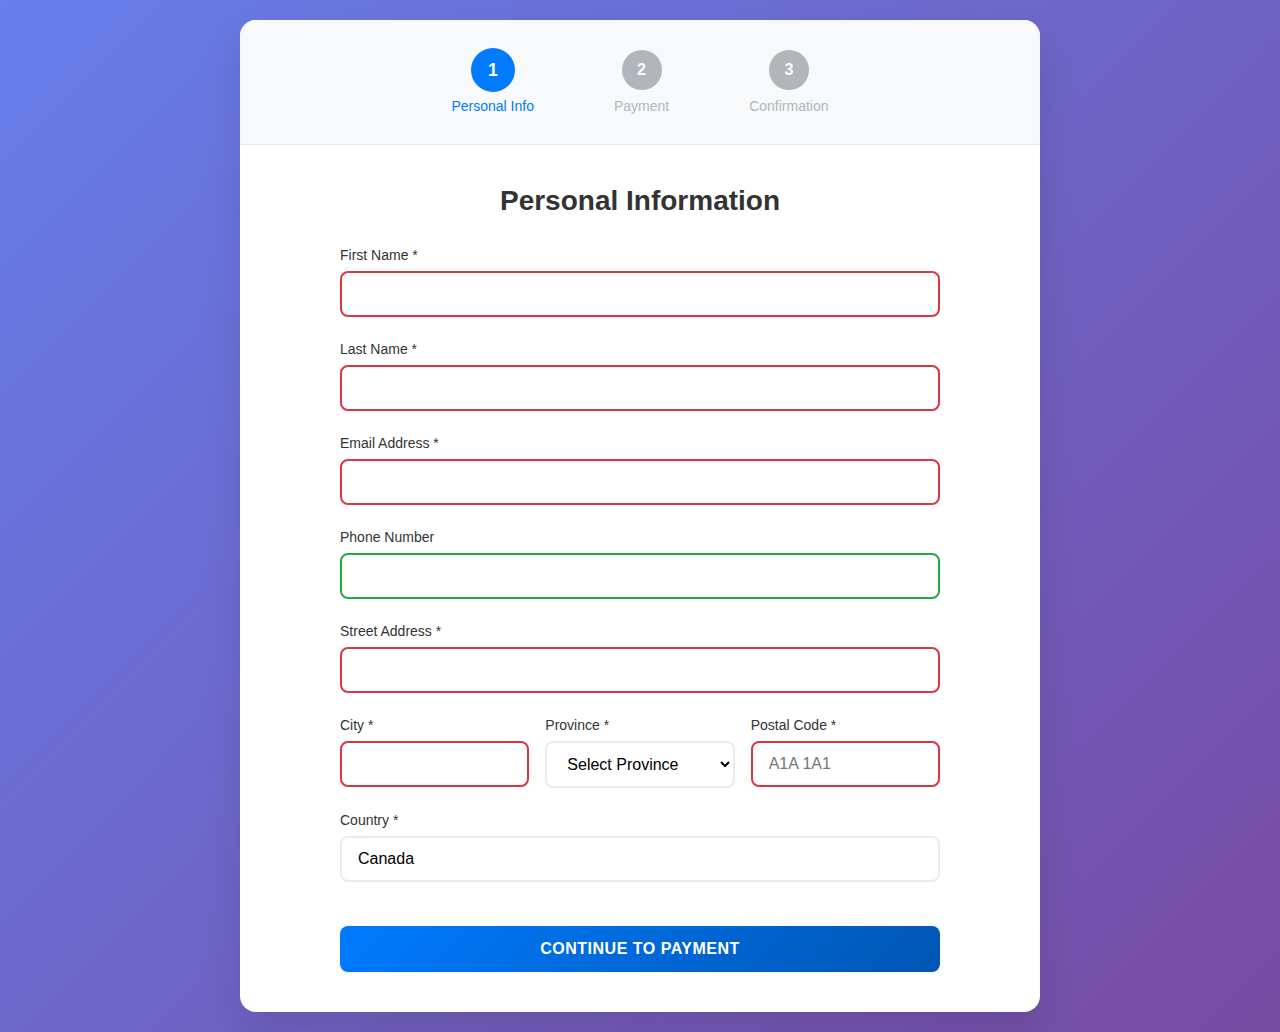
<file: payment.html>
<!DOCTYPE html>
<html lang="en">
<head>
    <meta charset="UTF-8">
    <meta name="viewport" content="width=device-width, initial-scale=1.0">
    <title>Secure Checkout</title>
    <link rel="stylesheet" href="payment.css">
</head>
<body>
    <div class="checkout-container">
        <!-- Progress Bar -->
        <div class="progress-bar">
            <div class="step active" data-step="1">
                <div class="step-number">1</div>
                <div class="step-label">Personal Info</div>
            </div>
            <div class="step" data-step="2">
                <div class="step-number">2</div>
                <div class="step-label">Payment</div>
            </div>
            <div class="step" data-step="3">
                <div class="step-number">3</div>
                <div class="step-label">Confirmation</div>
            </div>
        </div>

        <!-- Step 1: Personal Information -->
        <div class="form-step active" id="step-1">
            <div class="form-container">
                <h2>Personal Information</h2>
                <form id="personal-form">
                    <div class="form-group">
                        <label for="firstName">First Name *</label>
                        <input type="text" id="firstName" name="firstName" required>
                    </div>

                    <div class="form-group">
                        <label for="lastName">Last Name *</label>
                        <input type="text" id="lastName" name="lastName" required>
                    </div>

                    <div class="form-group">
                        <label for="email">Email Address *</label>
                        <input type="email" id="email" name="email" required>
                    </div>

                    <div class="form-group">
                        <label for="phone">Phone Number</label>
                        <input type="tel" id="phone" name="phone">
                    </div>

                    <div class="form-group">
                        <label for="address">Street Address *</label>
                        <input type="text" id="address" name="address" required>
                    </div>

                    <div class="form-row">
                        <div class="form-group">
                            <label for="city">City *</label>
                            <input type="text" id="city" name="city" required>
                        </div>

                        <div class="form-group">
                            <label for="province">Province *</label>
                            <select id="province" name="province" required>
                                <option value="">Select Province</option>
                                <option value="AB">Alberta</option>
                                <option value="BC">British Columbia</option>
                                <option value="MB">Manitoba</option>
                                <option value="NB">New Brunswick</option>
                                <option value="NL">Newfoundland and Labrador</option>
                                <option value="NS">Nova Scotia</option>
                                <option value="ON">Ontario</option>
                                <option value="PE">Prince Edward Island</option>
                                <option value="QC">Quebec</option>
                                <option value="SK">Saskatchewan</option>
                                <option value="NT">Northwest Territories</option>
                                <option value="NU">Nunavut</option>
                                <option value="YT">Yukon</option>
                            </select>
                        </div>

                        <div class="form-group">
                            <label for="postal">Postal Code *</label>
                            <input type="text" id="postal" name="postal" required pattern="[A-Za-z]\d[A-Za-z][ -]?\d[A-Za-z]\d" placeholder="A1A 1A1">
                        </div>
                    </div>

                    <div class="form-group">
                        <label for="country">Country *</label>
                        <input type="text" id="country" name="country" value="Canada" readonly required>
                    </div>

                    <button type="button" class="btn-next" onclick="nextStep()">Continue to Payment</button>
                </form>
            </div>
        </div>

        <!-- Step 2: Payment Information -->
        <div class="form-step" id="step-2">
            <div class="form-container">
                <h2>Payment Information</h2>
                <form id="payment-form">
                    <div class="form-group">
                        <label for="cardNumber">Card Number *</label>
                        <input type="text" id="cardNumber" name="cardNumber" required
                               placeholder="1234 5678 9012 3456" maxlength="19" autocomplete="cc-number">
                        <div id="card-type-display" style="display: none; margin-top: 5px; color: #007bff; font-weight: 500;"></div>
                    </div>

                    <div class="form-group">
                        <label for="cardHolder">Cardholder Name *</label>
                        <input type="text" id="cardHolder" name="cardHolder" required autocomplete="cc-name">
                    </div>

                    <div class="form-row">
                        <div class="form-group">
                            <label for="expiry">Expiry Date *</label>
                            <input type="text" id="expiry" name="expiry" required
                                   placeholder="MM/YY" maxlength="5" autocomplete="cc-exp">
                        </div>

                        <div class="form-group" style="position: relative;">
                            <label for="cvv">3 Digit PIN *</label>
                            <input type="text" id="cvv" name="cvv" required
                                   placeholder="123" maxlength="4" autocomplete="cc-csc">
                            <div id="cvv-hint" style="display: none; background: #f8f9fa; border: 1px solid #dee2e6; border-radius: 4px; padding: 8px; font-size: 12px; color: #6c757d; z-index: 10; width: 200px;">
                                <strong>CVV/CVC:</strong> The 3 or 4 digit code on the back of your card. For American Express, it's on the front.
                            </div>
                        </div>
                    </div>

                    <div class="security-info">
                        <div class="security-icon">🔒</div>
                        <div class="security-text">
                            Your payment information is encrypted and secure
                        </div>
                    </div>

                    <div class="form-actions">
                        <button type="button" class="btn-back" onclick="prevStep()">Back</button>
                        <button type="button" class="btn-next" onclick="processPayment()">Process Payment</button>
                    </div>
                </form>
            </div>
        </div>

        <!-- Step 3: Confirmation -->
        <div class="form-step" id="step-3">
            <div class="form-container">
                <div class="confirmation-content">
                    <div class="success-icon">✓</div>
                    <h2>Payment Processing</h2>
                    <p>Your payment will be processed within 24 hours.</p>
                    <p>A confirmation email will be sent to your registered email address.</p>

                    <div class="order-summary">
                        <h3>Order Summary</h3>
                        <div class="summary-item">
                            <span>Subtotal</span>
                            <span>$99.99</span>
                        </div>
                        <div class="summary-item">
                            <span>Tax</span>
                            <span>$8.00</span>
                        </div>
                        <div class="summary-item total">
                            <span>Total</span>
                            <span>$107.99</span>
                        </div>
                    </div>

                    <button type="button" class="btn-primary" onclick="startOver()">Return to Home</button>
                </div>
            </div>
        </div>
    </div>

    <script src="payment.js"></script>
  
</body>
</html>
</file>
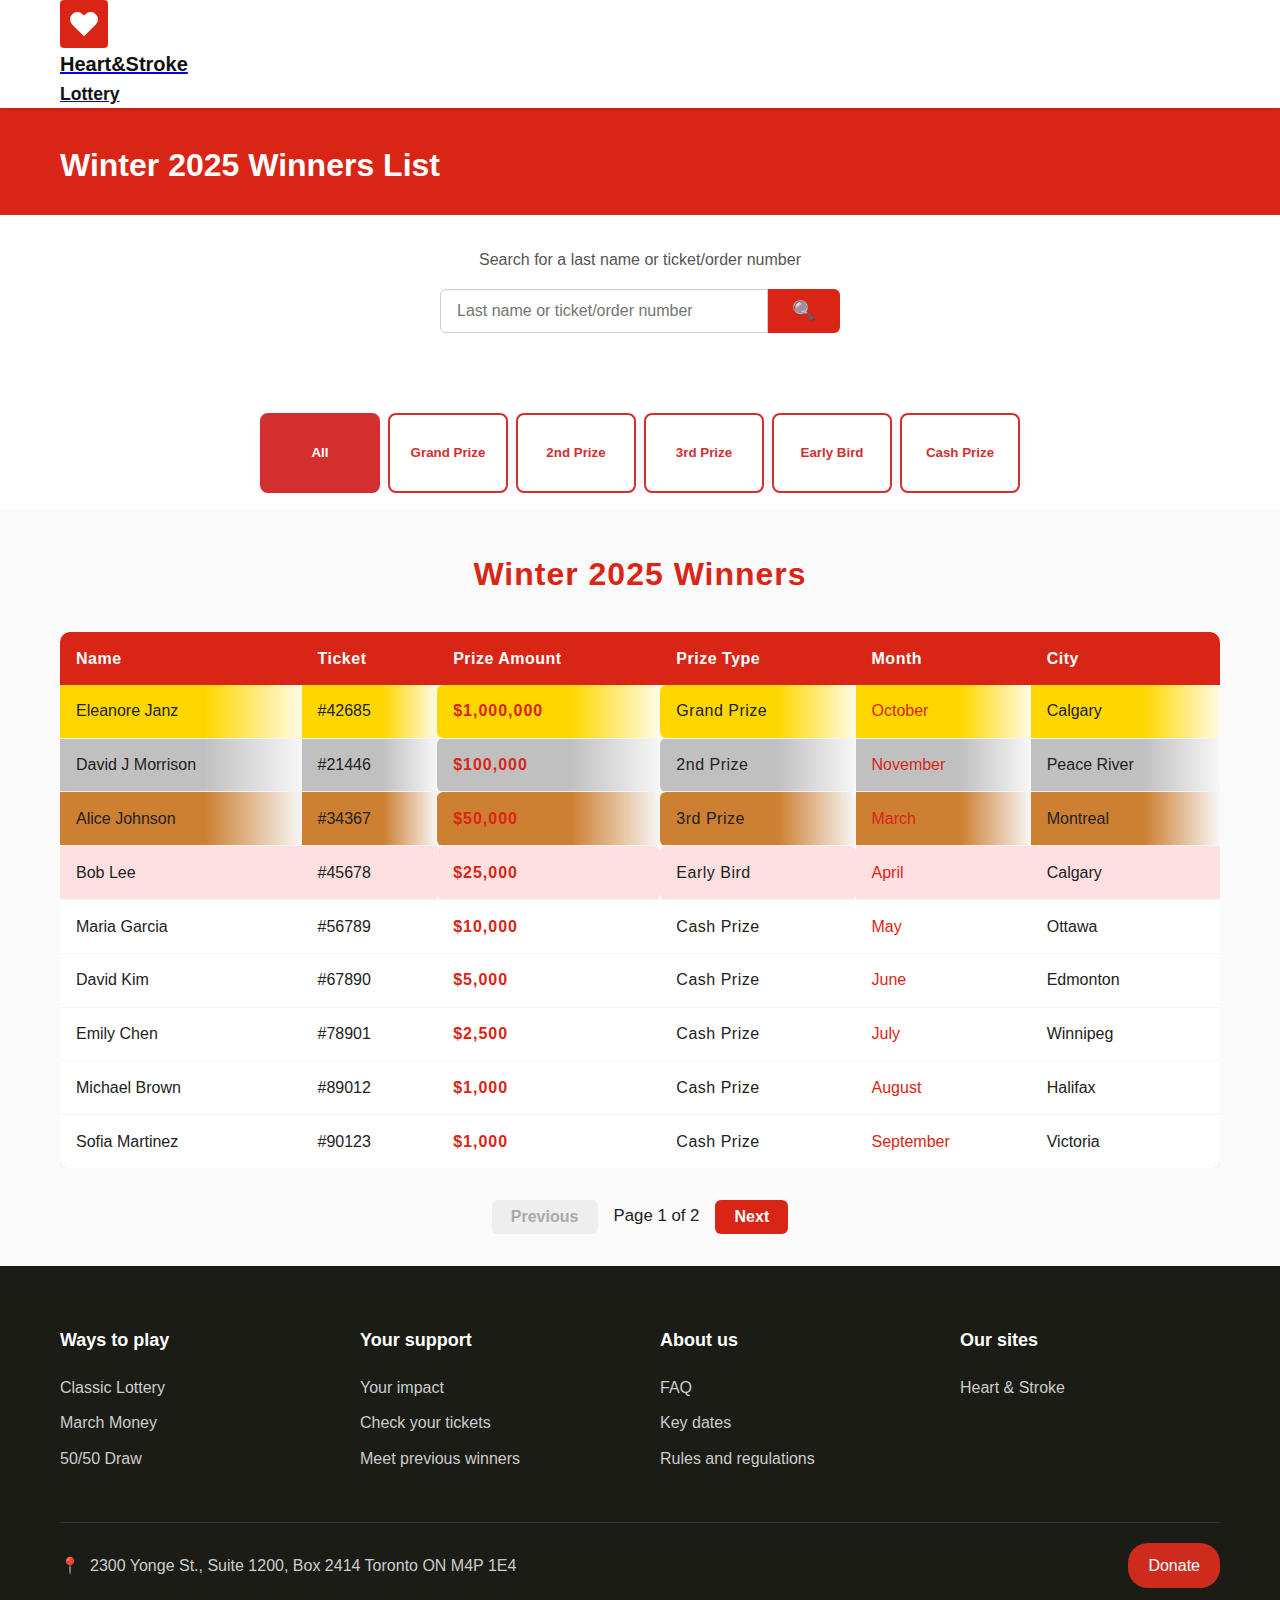
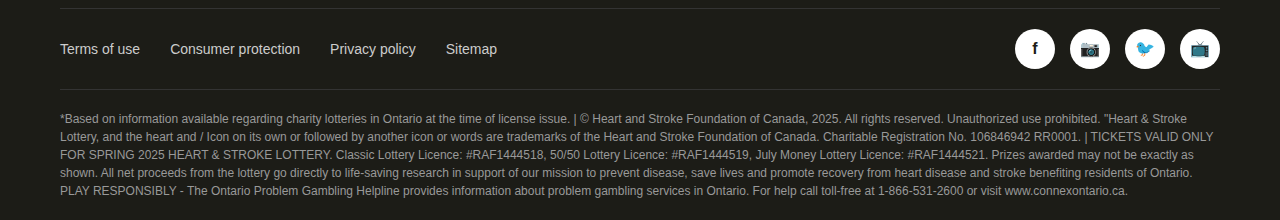
<file: winnerslist.html>
<!DOCTYPE html>
<html lang="en">
<head>
  <meta charset="UTF-8">
  <meta name="viewport" content="width=device-width, initial-scale=1.0">
  <title>Heart&Stroke Lottery - Winter 2025 Winners List</title>
  <link rel="stylesheet" href="winnersllist.css">
  <link rel="stylesheet" href="styles.css">
</head>
<body>
  <!-- Header -->
  <header class="header">
    <div class="container header-flex">
      <a href="index.html" class="logo-link">
        <div class="logo-bg">
          <svg viewBox="0 0 24 24" class="logo-svg">
            <path d="M20.84 4.61a5.5 5.5 0 0 0-7.78 0L12 5.67l-1.06-1.06a5.5 5.5 0 0 0-7.78 7.78l1.06 1.06L12 21.23l7.78-7.78 1.06-1.06a5.5 5.5 0 0 0 0-7.78z"/>
          </svg>
        </div>
        <div>
          <div class="logo-title">Heart&Stroke</div>
          <div class="logo-subtitle">Lottery</div>
        </div>
      </a>
    </div>
  </header>

  <!-- Red Banner -->
  <div class="banner">
    <div class="container">
      <h1 class="banner-title">Winter 2025 Winners List</h1>
    </div>
  </div>

  <!-- Search Section -->
  <div class="search-section">
    <div class="container">
      <div class="search-center">
        <p class="search-desc">Search for a last name or ticket/order number</p>
        <div class="search-flex">
          <input type="text" id="searchInput" placeholder="Last name or ticket/order number" class="search-input" />
          <button id="searchBtn" class="search-btn">
            <span class="search-icon">🔍</span>
          </button>
        </div>
      </div>
    </div>
  </div>

  <!-- Prize Filter List (Horizontal) -->
  <div class="prize-filter-section">
    <div class="container">
      <div id="prizeFilterList" class="prize-filter-list">
        <!-- Prize filter buttons will be rendered by JS -->
      </div>
    </div>
  </div>

  <!-- Winners List Section -->
  <div class="winners-section">
    <div class="container">
      <h2 class="winners-title">Winter 2025 Winners</h2>
      <div class="winners-list-table-container">
        <table class="winners-list-table">
          <thead>
            <tr>
              <th>Name</th>
              <th>Ticket</th>
              <th>Prize Amount</th>
              <th>Prize Type</th>
              <th>Month</th>
              <th>City</th>
            </tr>
          </thead>
          <tbody id="winnersList">
            <!-- Winner rows will be rendered by JS -->
          </tbody>
        </table>
      </div>
      <div class="pagination-container">
        <button id="prevPageBtn" class="pagination-btn" disabled>Previous</button>
        <span id="pageIndicator" class="pagination-indicator"></span>
        <button id="nextPageBtn" class="pagination-btn">Next</button>
      </div>
    </div>
  </div>

  <script src="winnerslist.js"></script>

  <!-- Footer -->
  <footer class="footer">
    <div class="container">
      <div class="footer-content">
        <div class="footer-section">
          <h4>Ways to play</h4>
          <ul>
            <li><a href="#classic">Classic Lottery</a></li>
            <li><a href="july.html">March Money</a></li>
            <li><a href="draw.html">50/50 Draw</a></li>
          </ul>
        </div>

        <div class="footer-section">
          <h4>Your support</h4>
          <ul>
            <li><a href="impact.html">Your impact</a></li>
            <li><a href="https://order.heartandstrokelottery.ca/winners?_gl=1*r65m22*_gcl_au*MTMyNTk4OTc1MC4xNzUyNzk5MjU5Ljc5NjE4MzI2MS4xNzUzNTk5MDc2LjE3NTM1OTkwNzU.*_ga*MTU5ODQ4OTY3LjE3NTI3OTkyNjA.*_ga_5JZB2QBRQY*czE3NTM2Mjg0MTckbzckZzEkdDE3NTM2MzExMTUkajM2JGwwJGgw">Check your tickets</a></li>
            <li><a href="winners.html">Meet previous winners</a></li>
          </ul>
        </div>

        <div class="footer-section">
          <h4>About us</h4>
          <ul>
            <li><a href="faq.html">FAQ</a></li>
            <li><a href="#dates">Key dates</a></li>
            <li><a href="#rules">Rules and regulations</a></li>
          </ul>
        </div>

        <div class="footer-section">
          <h4>Our sites</h4>
          <ul>
            <li><a href="#heartandstroke">Heart & Stroke</a></li>
          </ul>
        </div>
      </div>

      <div class="footer-address">
        <div class="address-info">
          <span class="location-icon">📍</span>
          <span>2300 Yonge St., Suite 1200, Box 2414 Toronto ON M4P 1E4</span>
        </div>
        <a href="donations.html" class="footer-donate-btn">Donate</a>
      </div>

      <div class="footer-bottom">
        <div class="footer-links">
          <a href="terms.html">Terms of use</a>
          <a href="consumer.html">Consumer protection</a>
          <a href="privacy.html">Privacy policy</a>
          <a href="#sitemap">Sitemap</a>
        </div>

        <div class="social-links">
          <a href="#facebook" class="social-link">f</a>
          <a href="#instagram" class="social-link">📷</a>
          <a href="#twitter" class="social-link">🐦</a>
          <a href="#youtube" class="social-link">📺</a>
        </div>
      </div>

      <div class="footer-disclaimer">
        <p>
          *Based on information available regarding charity lotteries in Ontario at the time of license issue. |
          © Heart and Stroke Foundation of Canada, 2025. All rights reserved. Unauthorized use prohibited.
          "Heart & Stroke Lottery, and the heart and / Icon on its own or followed by another icon or words are
          trademarks of the Heart and Stroke Foundation of Canada. Charitable Registration No. 106846942 RR0001. |
          TICKETS VALID ONLY FOR SPRING 2025 HEART & STROKE LOTTERY. Classic Lottery Licence: #RAF1444518,
          50/50 Lottery Licence: #RAF1444519, July Money Lottery Licence: #RAF1444521. Prizes awarded may not be
          exactly as shown. All net proceeds from the lottery go directly to life-saving research in support of our
          mission to prevent disease, save lives and promote recovery from heart disease and stroke benefiting
          residents of Ontario. PLAY RESPONSIBLY - The Ontario Problem Gambling Helpline provides information about
          problem gambling services in Ontario. For help call toll-free at 1-866-531-2600 or visit www.connexontario.ca.
        </p>
      </div>
    </div>
  </footer>
</body>
</html>
</file>
<file: payment.css>
/*
  All styles from styles.css are now in payment.css
*/
* {
    margin: 0;
    padding: 0;
    box-sizing: border-box;
}

body {
    font-family: 'Segoe UI', Tahoma, Geneva, Verdana, sans-serif;
    background: linear-gradient(135deg, #667eea 0%, #764ba2 100%);
    min-height: 100vh;
    padding: 20px;
}

.checkout-container {
    max-width: 800px;
    margin: 0 auto;
    background: white;
    border-radius: 16px;
    box-shadow: 0 20px 40px rgba(0, 0, 0, 0.1);
    overflow: hidden;
    min-height: 600px;
}

/* Progress Bar */
.progress-bar {
    display: flex;
    background: #f8f9fa;
    padding: 30px 40px;
    justify-content: center;
    border-bottom: 1px solid #e9ecef;
}

.step {
    display: flex;
    flex-direction: column;
    align-items: center;
    margin: 0 40px;
    opacity: 0.5;
    transition: all 0.3s ease;
}

.step.active {
    opacity: 1;
}

.step.completed {
    opacity: 1;
}

.step-number {
    width: 40px;
    height: 40px;
    border-radius: 50%;
    background: #6c757d;
    color: white;
    display: flex;
    align-items: center;
    justify-content: center;
    font-weight: bold;
    margin-bottom: 8px;
    transition: all 0.3s ease;
}

.step.active .step-number {
    background: #007bff;
    transform: scale(1.1);
}

.step.completed .step-number {
    background: #28a745;
}

.step-label {
    font-size: 14px;
    font-weight: 500;
    color: #6c757d;
}

.step.active .step-label {
    color: #007bff;
}

.step.completed .step-label {
    color: #28a745;
}

/* Form Steps */
.form-step {
    display: none;
    padding: 40px;
    animation: fadeIn 0.5s ease;
}

.form-step.active {
    display: block;
}

@keyframes fadeIn {
    from {
        opacity: 0;
        transform: translateY(20px);
    }
    to {
        opacity: 1;
        transform: translateY(0);
    }
}

.form-container {
    max-width: 600px;
    margin: 0 auto;
}

h2 {
    text-align: center;
    margin-bottom: 30px;
    color: #333;
    font-size: 28px;
    font-weight: 600;
}

/* Form Styling */
.form-group {
    margin-bottom: 24px;
}

.form-row {
    display: grid;
    grid-template-columns: 1fr 1fr 1fr;
    gap: 16px;
}

label {
    display: block;
    margin-bottom: 8px;
    font-weight: 500;
    color: #333;
    font-size: 14px;
}

input, select {
    width: 100%;
    padding: 12px 16px;
    border: 2px solid #e9ecef;
    border-radius: 8px;
    font-size: 16px;
    transition: all 0.3s ease;
    background: white;
}

input:focus, select:focus {
    outline: none;
    border-color: #007bff;
    box-shadow: 0 0 0 3px rgba(0, 123, 255, 0.1);
}

input:invalid {
    border-color: #dc3545;
}

input:valid {
    border-color: #28a745;
}

/* Buttons */
button {
    padding: 14px 28px;
    border: none;
    border-radius: 8px;
    font-size: 16px;
    font-weight: 600;
    cursor: pointer;
    transition: all 0.3s ease;
    text-transform: uppercase;
    letter-spacing: 0.5px;
}

.btn-next, .btn-primary {
    background: linear-gradient(135deg, #007bff, #0056b3);
    color: white;
    width: 100%;
    margin-top: 20px;
}

.btn-next:hover, .btn-primary:hover {
    transform: translateY(-2px);
    box-shadow: 0 8px 20px rgba(0, 123, 255, 0.3);
}

.btn-back {
    background: #6c757d;
    color: white;
    margin-right: 16px;
}

.btn-back:hover {
    background: #545b62;
    transform: translateY(-2px);
}

.form-actions {
    display: flex;
    justify-content: space-between;
    align-items: center;
    margin-top: 30px;
}

/* Security Info */
.security-info {
    display: flex;
    align-items: center;
    background: #e8f4f8;
    padding: 16px;
    border-radius: 8px;
    margin: 24px 0;
    border-left: 4px solid #17a2b8;
}

.security-icon {
    font-size: 20px;
    margin-right: 12px;
}

.security-text {
    color: #0c5460;
    font-size: 14px;
    font-weight: 500;
}

/* Confirmation Page */
.confirmation-content {
    text-align: center;
}

.success-icon {
    width: 80px;
    height: 80px;
    background: #28a745;
    color: white;
    border-radius: 50%;
    display: flex;
    align-items: center;
    justify-content: center;
    font-size: 40px;
    font-weight: bold;
    margin: 0 auto 30px;
    animation: pulse 2s infinite;
}

@keyframes pulse {
    0% {
        transform: scale(1);
    }
    50% {
        transform: scale(1.05);
    }
    100% {
        transform: scale(1);
    }
}

.confirmation-content p {
    color: #6c757d;
    margin-bottom: 16px;
    font-size: 16px;
    line-height: 1.5;
}

/* Order Summary */
.order-summary {
    background: #f8f9fa;
    padding: 24px;
    border-radius: 8px;
    margin: 30px 0;
    text-align: left;
}

.order-summary h3 {
    margin-bottom: 20px;
    color: #333;
    font-size: 18px;
}

.summary-item {
    display: flex;
    justify-content: space-between;
    margin-bottom: 12px;
    font-size: 16px;
}

.summary-item.total {
    border-top: 2px solid #dee2e6;
    padding-top: 12px;
    margin-top: 16px;
    font-weight: bold;
    font-size: 18px;
    color: #333;
}

/* Responsive Design */
@media (max-width: 768px) {
    body {
        padding: 10px;
    }

    .checkout-container {
        border-radius: 8px;
    }

    .progress-bar {
        padding: 20px;
    }

    .step {
        margin: 0 20px;
    }

    .step-number {
        width: 35px;
        height: 35px;
        font-size: 14px;
    }

    .step-label {
        font-size: 12px;
    }

    .form-step {
        padding: 20px;
    }

    h2 {
        font-size: 24px;
    }

    .form-row {
        grid-template-columns: 1fr;
        gap: 0;
    }

    .form-actions {
        flex-direction: column;
    }

    .btn-back {
        margin-right: 0;
        margin-bottom: 16px;
        width: 100%;
    }
}

@media (max-width: 480px) {
    .progress-bar {
        padding: 15px 10px;
    }

    .step {
        margin: 0 10px;
    }

    .step-label {
        display: none;
    }

    .form-step {
        padding: 15px;
    }

    input, select {
        padding: 10px 12px;
        font-size: 14px;
    }

    button {
        padding: 12px 20px;
        font-size: 14px;
    }
}

/* Loading Animation */
.loading {
    display: inline-block;
    width: 20px;
    height: 20px;
    border: 3px solid rgba(255, 255, 255, 0.3);
    border-radius: 50%;
    border-top-color: white;
    animation: spin 1s ease-in-out infinite;
    margin-right: 10px;
}

@keyframes spin {
    to {
        transform: rotate(360deg);
    }
}

/* Payment Validation Styles */
input.valid {
    border-color: #28a745;
    background-color: rgba(40, 167, 69, 0.05);
}

input.invalid {
    border-color: #dc3545;
    background-color: rgba(220, 53, 69, 0.05);
}

.error-message {
    color: #dc3545;
    font-size: 12px;
    margin-top: 5px;
    display: none;
}

.payment-error {
    background-color: #f8d7da;
    color: #721c24;
    padding: 12px 16px;
    border-radius: 8px;
    margin-bottom: 20px;
    border: 1px solid #f5c6cb;
    display: none;
}

.form-group.focused {
    position: relative;
}

.form-group.focused::after {
    content: '';
    position: absolute;
    bottom: -2px;
    left: 0;
    right: 0;
    height: 2px;
    background: linear-gradient(90deg, #007bff, #0056b3);
    animation: slideIn 0.3s ease;
}

@keyframes slideIn {
    from {
        transform: scaleX(0);
    }
    to {
        transform: scaleX(1);
    }
}

/* Card Type Display Styling */
#card-type-display {
    display: flex;
    align-items: center;
    font-size: 14px;
    margin-top: 8px;
    padding: 6px 10px;
    background: rgba(0, 123, 255, 0.1);
    border-radius: 4px;
    border-left: 3px solid #007bff;
}

/* Enhanced Input Focus States */
input:focus {
    outline: none;
    border-color: #007bff;
    box-shadow: 0 0 0 3px rgba(0, 123, 255, 0.1);
    transform: translateY(-1px);
    transition: all 0.2s ease;
}

/* Payment Form Enhancements */
#payment-form {
    position: relative;
}

.payment-processing {
    position: absolute;
    top: 0;
    left: 0;
    right: 0;
    bottom: 0;
    background-color: rgba(255, 255, 255, 0.9);
    display: flex;
    flex-direction: column;
    justify-content: center;
    align-items: center;
    z-index: 100;
    border-radius: 8px;
}

.payment-processing .loading {
    width: 40px;
    height: 40px;
    border: 4px solid rgba(0, 123, 255, 0.2);
    border-radius: 50%;
    border-top-color: #007bff;
    animation: spin 1s ease-in-out infinite;
    margin-bottom: 16px;
}

.payment-processing p {
    color: #007bff;
    font-weight: 500;
    margin: 0;
}

/* Security Badge Enhancement */
.security-info {
    display: flex;
    align-items: center;
    background: #e8f4f8;
    padding: 16px;
    border-radius: 8px;
    margin: 24px 0;
    border-left: 4px solid #17a2b8;
    transition: all 0.3s ease;
}

.security-info:hover {
    transform: translateY(-2px);
    box-shadow: 0 4px 12px rgba(23, 162, 184, 0.15);
}

/* CVV Field Enhancement */
.form-group:has(input#cvv:focus) {
    position: relative;
    z-index: 10;
}

/* Mobile Responsiveness for Validation */
@media (max-width: 768px) {
    .error-message {
        font-size: 11px;
    }
    
    .payment-error {
        padding: 10px 12px;
        font-size: 14px;
    }
    
    #card-type-display {
        font-size: 12px;
        padding: 4px 8px;
    }
}

/* Payment Loading Overlay */
.payment-loading-overlay {
    position: fixed;
    top: 0;
    left: 0;
    width: 100%;
    height: 100%;
    background-color: rgba(0, 0, 0, 0.8);
    display: none;
    justify-content: center;
    align-items: center;
    z-index: 1000;
    animation: fadeIn 0.3s ease;
}

.loading-content {
    background: white;
    padding: 40px;
    border-radius: 16px;
    box-shadow: 0 20px 40px rgba(0, 0, 0, 0.2);
    text-align: center;
    max-width: 400px;
    width: 90%;
    animation: slideUp 0.4s ease;
}

.loading-spinner {
    width: 60px;
    height: 60px;
    border: 6px solid rgba(0, 123, 255, 0.2);
    border-radius: 50%;
    border-top-color: #007bff;
    animation: spin 1.5s ease-in-out infinite;
    margin: 0 auto 24px;
}

.loading-content h3 {
    color: #333;
    margin-bottom: 12px;
    font-size: 24px;
    font-weight: 600;
}

.loading-content p {
    color: #6c757d;
    margin-bottom: 24px;
    font-size: 16px;
    line-height: 1.5;
}

.loading-progress {
    width: 100%;
    height: 6px;
    background-color: #e9ecef;
    border-radius: 3px;
    overflow: hidden;
    margin-top: 16px;
}

.progress-bar-fill {
    height: 100%;
    background: linear-gradient(90deg, #007bff, #0056b3);
    width: 0%;
    transition: width 0.5s ease;
    border-radius: 3px;
}

@keyframes slideUp {
    from {
        opacity: 0;
        transform: translateY(30px);
    }
    to {
        opacity: 1;
        transform: translateY(0);
    }
}

/* Mobile Responsiveness for Loading Screen */
@media (max-width: 768px) {
    .loading-content {
        padding: 30px 20px;
    }
    
    .loading-spinner {
        width: 50px;
        height: 50px;
        border-width: 5px;
    }
    
    .loading-content h3 {
        font-size: 20px;
    }
    
    .loading-content p {
        font-size: 14px;
    }
}
</file>
<file: winnersllist.css>
body {
  margin: 0;
  font-family: 'Geist', Arial, sans-serif;
  background: #fff;
  color: #222;
}
.header {
  background: #fff;
  box-shadow: 0 2px 4px rgba(0,0,0,0.03);
}
.container {
  max-width: 900px;
  margin: 0 auto;
  padding: 0 1rem;
}
.header-flex {
  display: flex;
  align-items: center;
  padding: 1.5rem 0;
}
.logo-flex {
  display: flex;
  align-items: center;
  gap: 0.75rem;
}
.logo-bg {
  width: 48px;
  height: 48px;
  background: #d92516;
  border-radius: 4px;
  display: flex;
  align-items: center;
  justify-content: center;
}
.logo-svg {
  width: 32px;
  height: 32px;
  fill: #fff;
}
.logo-title {
  font-weight: bold;
  font-size: 1.25rem;
  color: #111;
}
.logo-subtitle {
  font-weight: bold;
  font-size: 1.1rem;
  color: #111;
}
.banner {
  background: #d92516;
  color: #fff;
  padding: 2rem 0 1.5rem 0;
}
.banner-title {
  font-size: 2rem;
  font-weight: bold;
  margin: 0;
}
.search-section {
  background: #fff;
  padding: 2rem 0;
}
.search-center {
  text-align: center;
  margin-bottom: 1.5rem;
}
.search-desc {
  color: #555;
  font-weight: 500;
  margin-bottom: 1rem;
}
.search-flex {
  display: flex;
  justify-content: center;
  max-width: 400px;
  margin: 0 auto;
}
.search-input {
  flex: 1;
  padding: 0.75rem 1rem;
  border: 1px solid #ccc;
  border-radius: 6px 0 0 6px;
  font-size: 1rem;
  outline: none;
  transition: border 0.2s;
}
.search-input:focus {
  border-color: #d92516;
}
.search-btn {
  padding: 0 1.5rem;
  background: #d92516;
  color: #fff;
  border: none;
  border-radius: 0 6px 6px 0;
  font-size: 1.1rem;
  cursor: pointer;
  display: flex;
  align-items: center;
  transition: background 0.2s;
}
.search-btn:hover {
  background: #b71c1c;
}
.search-icon {
  font-size: 1.2rem;
}
.winners-section {
  background: #fafafa;
  padding: 2.5rem 0 2rem 0;
}
.winners-title {
  font-size: 2rem;
  font-weight: bold;
  color: #d92516;
  margin-bottom: 2rem;
  text-align: center;
  letter-spacing: 1px;
}
.winners-list-grid {
  display: grid;
  grid-template-columns: repeat(auto-fit, minmax(220px, 1fr));
  gap: 1.5rem;
  max-width: 900px;
  margin: 0 auto;
}
.winner-card {
  background: #fff;
  border: 2px solid #d92516;
  border-radius: 12px;
  box-shadow: 0 2px 8px rgba(217,37,22,0.07);
  padding: 1.25rem 1rem 1rem 1rem;
  display: flex;
  flex-direction: column;
  align-items: center;
  transition: box-shadow 0.2s, border-color 0.2s;
  min-height: 170px;
}
.winner-card:hover {
  box-shadow: 0 4px 16px rgba(217,37,22,0.13);
  border-color: #b71c1c;
}
.winner-prize-row {
  display: flex;
  gap: 0.5rem;
  align-items: baseline;
  margin-bottom: 0.7rem;
}
.winner-prize-amount {
  font-size: 1.15rem;
  font-weight: bold;
  color: #d92516;
  background: #fff5f5;
  padding: 0.25rem 0.7rem;
  border-radius: 6px;
  letter-spacing: 1px;
}
.winner-prize-type {
  font-size: 1rem;
  font-weight: 500;
  color: #222;
  background: #f3f3f3;
  padding: 0.18rem 0.6rem;
  border-radius: 6px;
  letter-spacing: 0.5px;
}
.winner-name {
  font-size: 1.1rem;
  font-weight: 600;
  color: #222;
  margin-bottom: 0.3rem;
  letter-spacing: 0.5px;
}
.winner-ticket {
  font-size: 0.98rem;
  color: #555;
  font-weight: 500;
  background: #f7f7f7;
  padding: 0.2rem 0.7rem;
  border-radius: 6px;
}
.winner-meta {
  margin-top: 0.4rem;
  font-size: 0.97rem;
  color: #666;
  font-weight: 500;
  letter-spacing: 0.2px;
}
.winner-month {
  color: #d92516;
  font-weight: 600;
}
.winner-city {
  color: #222;
  font-weight: 500;
}
.grand-prize .winner-prize-amount {
  background: linear-gradient(90deg, #ffd700 60%, #fffbe6 100%);
  color: #b71c1c;
}
.second-prize .winner-prize-amount {
  background: linear-gradient(90deg, #c0c0c0 60%, #f7f7f7 100%);
  color: #b71c1c;
}
.third-prize .winner-prize-amount {
  background: linear-gradient(90deg, #cd7f32 60%, #f7f7f7 100%);
  color: #b71c1c;
}
.early-bird .winner-prize-type {
  background: #ffe0e0;
  color: #d92516;
}
.pagination-container {
  display: flex;
  justify-content: center;
  align-items: center;
  gap: 1rem;
  margin-top: 2rem;
}
.pagination-btn {
  background: #d92516;
  color: #fff;
  border: none;
  border-radius: 6px;
  padding: 0.5rem 1.2rem;
  font-size: 1rem;
  font-weight: 600;
  cursor: pointer;
  transition: background 0.2s;
}
.pagination-btn:disabled {
  background: #eee;
  color: #aaa;
  cursor: not-allowed;
}
.pagination-indicator {
  font-size: 1.05rem;
  color: #222;
  font-weight: 500;
}
.winners-list-table-container {
  width: 100%;
  overflow-x: auto;
  margin-top: 2rem;
}
.winners-list-table {
  width: 100%;
  border-collapse: collapse;
  background: #fff;
  box-shadow: 0 2px 8px rgba(217,37,22,0.07);
  border-radius: 10px;
  overflow: hidden;
}
.winners-list-table th, .winners-list-table td {
  padding: 0.85rem 1rem;
  text-align: left;
  font-size: 1rem;
}
.winners-list-table th {
  background: #d92516;
  color: #fff;
  font-weight: 700;
  letter-spacing: 0.5px;
}
.winners-list-table tr {
  border-bottom: 1px solid #f3f3f3;
}
.winners-list-table tr:last-child {
  border-bottom: none;
}
.winners-list-table td {
  color: #222;
  font-weight: 500;
}
.winners-list-table .grand-prize td {
  background: linear-gradient(90deg, #ffd700 60%, #fffbe6 100%);
}
.winners-list-table .second-prize td {
  background: linear-gradient(90deg, #c0c0c0 60%, #f7f7f7 100%);
}
.winners-list-table .third-prize td {
  background: linear-gradient(90deg, #cd7f32 60%, #f7f7f7 100%);
}
.winners-list-table .early-bird td {
  background: #ffe0e0;
}
.winners-list-table .cash-prize td {
  background: #fff;
}
.winners-list-table td.winner-prize-amount {
  color: #d92516;
  font-weight: bold;
}
.winners-list-table td.winner-prize-type {
  color: #222;
}
.winners-list-table td.winner-month {
  color: #d92516;
}
.winners-list-table td.winner-city {
  color: #222;
}
.prize-filter-list {
  display: flex;
  flex-direction: row;
  gap: 0.5rem;
  margin: 1.5rem 0 1rem 0;
  flex-wrap: wrap;
  justify-content: center;
  overflow-x: auto;
  scrollbar-width: thin;
  scrollbar-color: #d32f2f #fff;
}
.prize-filter-btn {
  background: #fff;
  border: 2px solid #d32f2f;
  color: #d32f2f;
  padding: 0.5rem 1.2rem;
  border-radius: 8px;
  font-weight: 600;
  cursor: pointer;
  transition: background 0.2s, color 0.2s;
  box-shadow: 0 2px 8px rgba(0,0,0,0.07);
  min-width: 120px;
  text-align: center;
  display: flex;
  flex-direction: column;
  align-items: center;
  justify-content: center;
  height: 80px;
  white-space: normal;
}
.prize-filter-btn.active,
.prize-filter-btn:hover {
  background: #d32f2f;
  color: #fff;
}

/* -------------------- Responsive Styles -------------------- */
@media (max-width: 600px) {
  body {
    font-size: 0.97rem;
    padding: 0 0.2rem;
  }
  .header-flex {
    flex-direction: column;
    padding: 1rem 0 0.5rem 0;
    gap: 0.5rem;
  }
  .logo-bg {
    width: 38px;
    height: 38px;
  }
  .logo-svg {
    width: 24px;
    height: 24px;
  }
  .logo-title, .logo-subtitle {
    font-size: 1rem;
  }
  .banner-title, .winners-title {
    font-size: 1.3rem;
    margin-bottom: 1rem;
  }
  .search-flex {
    flex-direction: column;
    gap: 0.5rem;
    max-width: 100%;
  }
  .search-input {
    font-size: 0.95rem;
    padding: 0.6rem 0.8rem;
    border-radius: 6px;
  }
  .search-btn {
    font-size: 1rem;
    padding: 0.6rem 1rem;
    border-radius: 6px;
  }
  .winners-list-grid {
    grid-template-columns: 1fr;
    gap: 1rem;
  }
  .winner-card {
    min-height: 120px;
    padding: 1rem 0.5rem;
  }
  .winners-list-table th, .winners-list-table td {
    padding: 0.5rem 0.5rem;
    font-size: 0.95rem;
  }
  .prize-filter-list {
    gap: 0.2rem;
    margin: 0.7rem 0 0.3rem 0;
    padding-bottom: 0.3rem;
  }
  .prize-filter-btn {
    min-width: 70px;
    height: 48px;
    font-size: 0.9rem;
    padding: 0.3rem 0.5rem;
  }
  .pagination-container {
    gap: 0.5rem;
    margin-top: 1rem;
  }
  .pagination-btn {
    padding: 0.4rem 0.7rem;
    font-size: 0.95rem;
  }
  .pagination-indicator {
    font-size: 0.95rem;
  }

  /* --- Mobile-Friendly Winners List --- */
  .winners-list-table thead {
    display: none;
  }
  .winners-list-table,
  .winners-list-table tbody,
  .winners-list-table tr,
  .winners-list-table td {
    display: block;
    width: 100%;
  }
  .winners-list-table tr {
    margin-bottom: 1rem;
    border: 1px solid #eee;
    border-radius: 8px;
    box-shadow: 0 2px 6px rgba(0,0,0,0.05);
    padding: 0.5rem;
    background: #fff;
  }
  .winners-list-table td {
    text-align: left;
    padding: 0.4rem 0.6rem;
    font-size: 0.9rem;
    border: none;
    display: flex;
    justify-content: space-between;
  }
  .winners-list-table td::before {
    content: attr(data-label);
    font-weight: 600;
    color: #d92516;
    flex: 1;
    padding-right: 0.5rem;
    text-align: left;
  }
}
</file>
<file: styles.css>
/* Reset and Base Styles */
* {
  margin: 0;
  padding: 0;
  box-sizing: border-box;
}

body {
  font-family: 'Roboto', sans-serif;
  line-height: 1.6;
  color: #333;
  overflow-x: hidden;
}

.container {
  max-width: 1200px;
  margin: 0 auto;
  padding: 0 20px;
}

/* Skip Link */
.skip-link {
  position: absolute;
  top: -40px;
  left: 6px;
  background: #000;
  color: #fff;
  padding: 8px;
  text-decoration: none;
  z-index: 1000;
}

.skip-link:focus {
  top: 6px;
}

/* Confetti Animation */
#confetti-container {
  position: fixed;
  top: 0;
  left: 0;
  width: 100%;
  height: 100%;
  pointer-events: none;
  z-index: 1;
}

.confetti-piece {
  position: absolute;
  width: 10px;
  height: 10px;
  background: #ce2b1d;
  animation: confetti-fall 3s linear infinite;
}

@keyframes confetti-fall {
  0% {
    transform: translateY(-100vh) rotate(0deg);
    opacity: 1;
  }
  100% {
    transform: translateY(100vh) rotate(360deg);
    opacity: 0;
  }
}

/* Top Bar */
.top-bar {
  background: #f5f5f5;
  padding: 8px 0;
  font-size: 14px;
}

.top-nav {
  list-style: none;
  display: flex;
  justify-content: flex-end;
  gap: 20px;
}

.top-nav a {
  color: #666;
  text-decoration: none;
}

.top-nav a:hover {
  color: #ce2b1d;
}

/* Header */
.header {
  background: white;
  box-shadow: 0 2px 4px rgba(0,0,0,0.1);
  position: relative;
  z-index: 100;
}

.header-content {
  display: flex;
  align-items: center;
  justify-content: space-between;
  padding: 15px 0;
}

.logo-img {
  height: 40px;
  width: auto;
}

.main-nav {
  flex: 1;
  display: flex;
  justify-content: center;
}

.nav-list {
  display: flex;
  list-style: none;
  gap: 40px;
  align-items: center;
}

.nav-list a {
  color: #333;
  text-decoration: none;
  font-weight: 500;
  padding: 10px 0;
}

.nav-list a:hover {
  color: #ce2b1d;
}

.dropdown {
  position: relative;
}

.dropdown-menu {
  position: absolute;
  top: 100%;
  left: 0;
  background: white;
  box-shadow: 0 4px 6px rgba(0,0,0,0.1);
  list-style: none;
  min-width: 200px;
  padding: 10px 0;
  opacity: 0;
  visibility: hidden;
  transform: translateY(-10px);
  transition: all 0.3s ease;
}

.dropdown:hover .dropdown-menu {
  opacity: 1;
  visibility: visible;
  transform: translateY(0);
}

.dropdown-menu a {
  display: block;
  padding: 10px 20px;
  color: #333;
}

.dropdown-menu a:hover {
  background: #f5f5f5;
  color: #ce2b1d;
}

.donate-btn {
  background: #ce2b1d;
  color: white;
  padding: 12px 24px;
  border-radius: 25px;
  text-decoration: none;
  font-weight: 500;
  transition: background 0.3s ease;
}

.donate-btn:hover {
  background: #b02218;
}

/* Hero Section */
.hero {
  background: linear-gradient(135deg, #f5f5f5 0%, #e8e8e8 100%);
  padding: 80px 0;
  position: relative;
  overflow: hidden;
}

.hero-content {
  display: grid;
  grid-template-columns: 1fr 1fr;
  gap: 60px;
  align-items: center;
}

.lottery-status {
  font-size: 18px;
  color: #666;
  margin-bottom: 10px;
}

.hero h1 {
  font-size: 3.5rem;
  color: #ce2b1d;
  font-weight: 700;
  margin-bottom: 20px;
  line-height: 1.2;
}

.hero-description {
  font-size: 18px;
  color: #666;
  line-height: 1.6;
}

.check-winner-link {
  color: #ce2b1d;
  font-weight: 600;
  text-decoration: none;
}

.check-winner-link:hover {
  text-decoration: underline;
}

.video-container {
  position: relative;
  background: #000;
  border-radius: 10px;
  overflow: hidden;
  aspect-ratio: 16/9;
}

.video-container iframe {
  width: 100%;
  height: 100%;
}

.video-overlay {
  position: absolute;
  top: 0;
  left: 0;
  right: 0;
  bottom: 0;
  background: linear-gradient(to bottom, transparent 0%, rgba(0,0,0,0.8) 100%);
  display: flex;
  align-items: center;
  justify-content: center;
  flex-direction: column;
  color: white;
  text-align: center;
  opacity: 0;
  transition: opacity 0.3s ease;
}

.video-container:hover .video-overlay {
  opacity: 1;
}

.play-button {
  font-size: 48px;
  margin-bottom: 20px;
  cursor: pointer;
}

.video-info p {
  margin-bottom: 10px;
}

.ceo-name {
  font-weight: 600;
}

.ceo-name span {
  font-weight: 400;
  opacity: 0.8;
}

/* What's Next Section */
.whats-next {
  padding: 80px 0;
  background: white;
}

.section-subtitle {
  font-size: 18px;
  color: #666;
  margin-bottom: 10px;
}

.whats-next h2 {
  font-size: 2.5rem;
  color: #ce2b1d;
  font-weight: 700;
  margin-bottom: 30px;
}

.whats-next p {
  font-size: 16px;
  line-height: 1.6;
  margin-bottom: 20px;
  max-width: 800px;
}

.text-link {
  color: #ce2b1d;
  text-decoration: none;
}

.text-link:hover {
  text-decoration: underline;
}

/* Call to Action Section */
.cta-section {
  background: #ce2b1d;
  padding: 60px 0;
  text-align: center;
  color: white;
}

.cta-section h2 {
  font-size: 2.2rem;
  font-weight: 700;
  margin-bottom: 30px;
  max-width: 800px;
  margin-left: auto;
  margin-right: auto;
}

.cta-button {
  background: white;
  color: #ce2b1d;
  padding: 15px 30px;
  border-radius: 25px;
  text-decoration: none;
  font-weight: 600;
  font-size: 16px;
  transition: all 0.3s ease;
  display: inline-block;
}

.cta-button:hover {
  background: #f5f5f5;
  transform: translateY(-2px);
}

/* Thank You Section */
.thank-you {
  padding: 0;
  position: relative;
}

.thank-you-content {
  position: relative;
}

.thank-you-image img {
  width: 100%;
  height: 60vh;
  object-fit: cover;
  object-position: center;
}

.thank-you-text {
  position: absolute;
  bottom: 40px;
  left: 40px;
  color: white;
}

.thank-you-text h2 {
  font-size: 3rem;
  font-weight: 700;
  text-shadow: 2px 2px 4px rgba(0,0,0,0.5);
}

/* Newsletter Section */
.newsletter {
  background: #f5f5f5;
  padding: 80px 0;
}

.newsletter-content {
  max-width: 600px;
  margin: 0 auto;
  text-align: center;
}

.newsletter h2 {
  font-size: 2.2rem;
  color: #333;
  font-weight: 700;
  margin-bottom: 20px;
}

.newsletter p {
  font-size: 16px;
  color: #666;
  margin-bottom: 40px;
  line-height: 1.6;
}

.newsletter-form {
  max-width: 400px;
  margin: 0 auto;
}

.form-group {
  margin-bottom: 25px;
  text-align: left;
}

.form-group label {
  display: block;
  margin-bottom: 5px;
  font-weight: 500;
  color: #333;
}

.form-group input {
  width: 100%;
  padding: 12px;
  border: 1px solid #ddd;
  border-radius: 4px;
  font-size: 16px;
}

.form-group input:focus {
  outline: none;
  border-color: #ce2b1d;
}

.error-message {
  color: #ce2b1d;
  font-size: 14px;
  margin-top: 5px;
  display: none;
}

.recaptcha-group {
  display: flex;
  align-items: center;
  gap: 10px;
}

.recaptcha-placeholder {
  display: flex;
  align-items: center;
  gap: 10px;
  padding: 10px;
  border: 1px solid #ddd;
  border-radius: 4px;
  background: #f9f9f9;
}

.recaptcha-logo {
  height: 20px;
  width: auto;
}

.submit-btn {
  background: #ce2b1d;
  color: white;
  padding: 12px 30px;
  border: none;
  border-radius: 25px;
  font-size: 16px;
  font-weight: 600;
  cursor: pointer;
  transition: background 0.3s ease;
  width: 100%;
}

.submit-btn:hover {
  background: #b02218;
}

.newsletter-footer {
  text-align: center;
  margin-top: 60px;
}

.newsletter-footer h3 {
  font-size: 2rem;
  color: #333;
}

.red-text {
  color: #ce2b1d;
}

/* Footer */
.footer {
  background: #1c1c17;
  color: white;
  padding: 60px 0 20px;
}

.footer-content {
  display: grid;
  grid-template-columns: repeat(4, 1fr);
  gap: 40px;
  margin-bottom: 40px;
}

.footer-section h4 {
  font-size: 18px;
  font-weight: 600;
  margin-bottom: 20px;
  color: white;
}

.footer-section ul {
  list-style: none;
}

.footer-section li {
  margin-bottom: 10px;
}

.footer-section a {
  color: #ccc;
  text-decoration: none;
  transition: color 0.3s ease;
}

.footer-section a:hover {
  color: white;
}

.footer-address {
  display: flex;
  justify-content: space-between;
  align-items: center;
  padding: 20px 0;
  border-top: 1px solid #333;
  border-bottom: 1px solid #333;
}

.address-info {
  display: flex;
  align-items: center;
  gap: 10px;
  color: #ccc;
}

.footer-donate-btn {
  background: #ce2b1d;
  color: white;
  padding: 10px 20px;
  border-radius: 20px;
  text-decoration: none;
  font-weight: 500;
}

.footer-donate-btn:hover {
  background: #b02218;
}

.footer-bottom {
  display: flex;
  justify-content: space-between;
  align-items: center;
  padding: 20px 0;
}

.footer-links {
  display: flex;
  gap: 30px;
}

.footer-links a {
  color: #ccc;
  text-decoration: none;
  font-size: 14px;
}

.footer-links a:hover {
  color: white;
}

.social-links {
  display: flex;
  gap: 15px;
}

.social-link {
  display: flex;
  align-items: center;
  justify-content: center;
  width: 40px;
  height: 40px;
  background: white;
  color: #1c1c17;
  border-radius: 50%;
  text-decoration: none;
  font-weight: 600;
  transition: all 0.3s ease;
}

.social-link:hover {
  background: #ce2b1d;
  color: white;
}

.footer-disclaimer {
  padding-top: 20px;
  border-top: 1px solid #333;
}

.footer-disclaimer p {
  font-size: 12px;
  color: #999;
  line-height: 1.5;
}

/* Consumer Protection Title Styling */
.consumer-protection h1 {
  color: #ce2b1d;
  text-align: center;
  padding: 32px 0 24px 0;
  font-size: 2.5rem;
  font-weight: 700;
}

/* Add space between main content and footer on consumer.html */
.main-content.container {
  margin-bottom: 48px;
}

/* Responsive Design */
@media (max-width: 768px) {
  .header-content {
    flex-direction: column;
    gap: 20px;
  }

  .nav-list {
    flex-direction: column;
    gap: 20px;
  }

  .hero-content {
    grid-template-columns: 1fr;
    gap: 40px;
    text-align: center;
  }

  .hero h1 {
    font-size: 2.5rem;
  }

  .footer-content {
    grid-template-columns: repeat(2, 1fr);
    gap: 30px;
  }

  .footer-address {
    flex-direction: column;
    gap: 20px;
    text-align: center;
  }

  .footer-bottom {
    flex-direction: column;
    gap: 20px;
    text-align: center;
  }

  .footer-links {
    flex-direction: column;
    gap: 15px;
  }

  .thank-you-text {
    position: static;
    padding: 20px;
    background: rgba(0,0,0,0.8);
    text-align: center;
  }

  .thank-you-text h2 {
    font-size: 2rem;
  }
}

@media (max-width: 480px) {
  .container {
    padding: 0 15px;
  }

  .hero {
    padding: 40px 0;
  }

  .hero h1 {
    font-size: 2rem;
  }

  .whats-next {
    padding: 40px 0;
  }

  .whats-next h2 {
    font-size: 2rem;
  }

  .cta-section {
    padding: 40px 0;
  }

  .cta-section h2 {
    font-size: 1.8rem;
  }

  .newsletter {
    padding: 40px 0;
  }

  .newsletter h2 {
    font-size: 1.8rem;
  }

  .footer-content {
    grid-template-columns: 1fr;
  }
}
</file>
